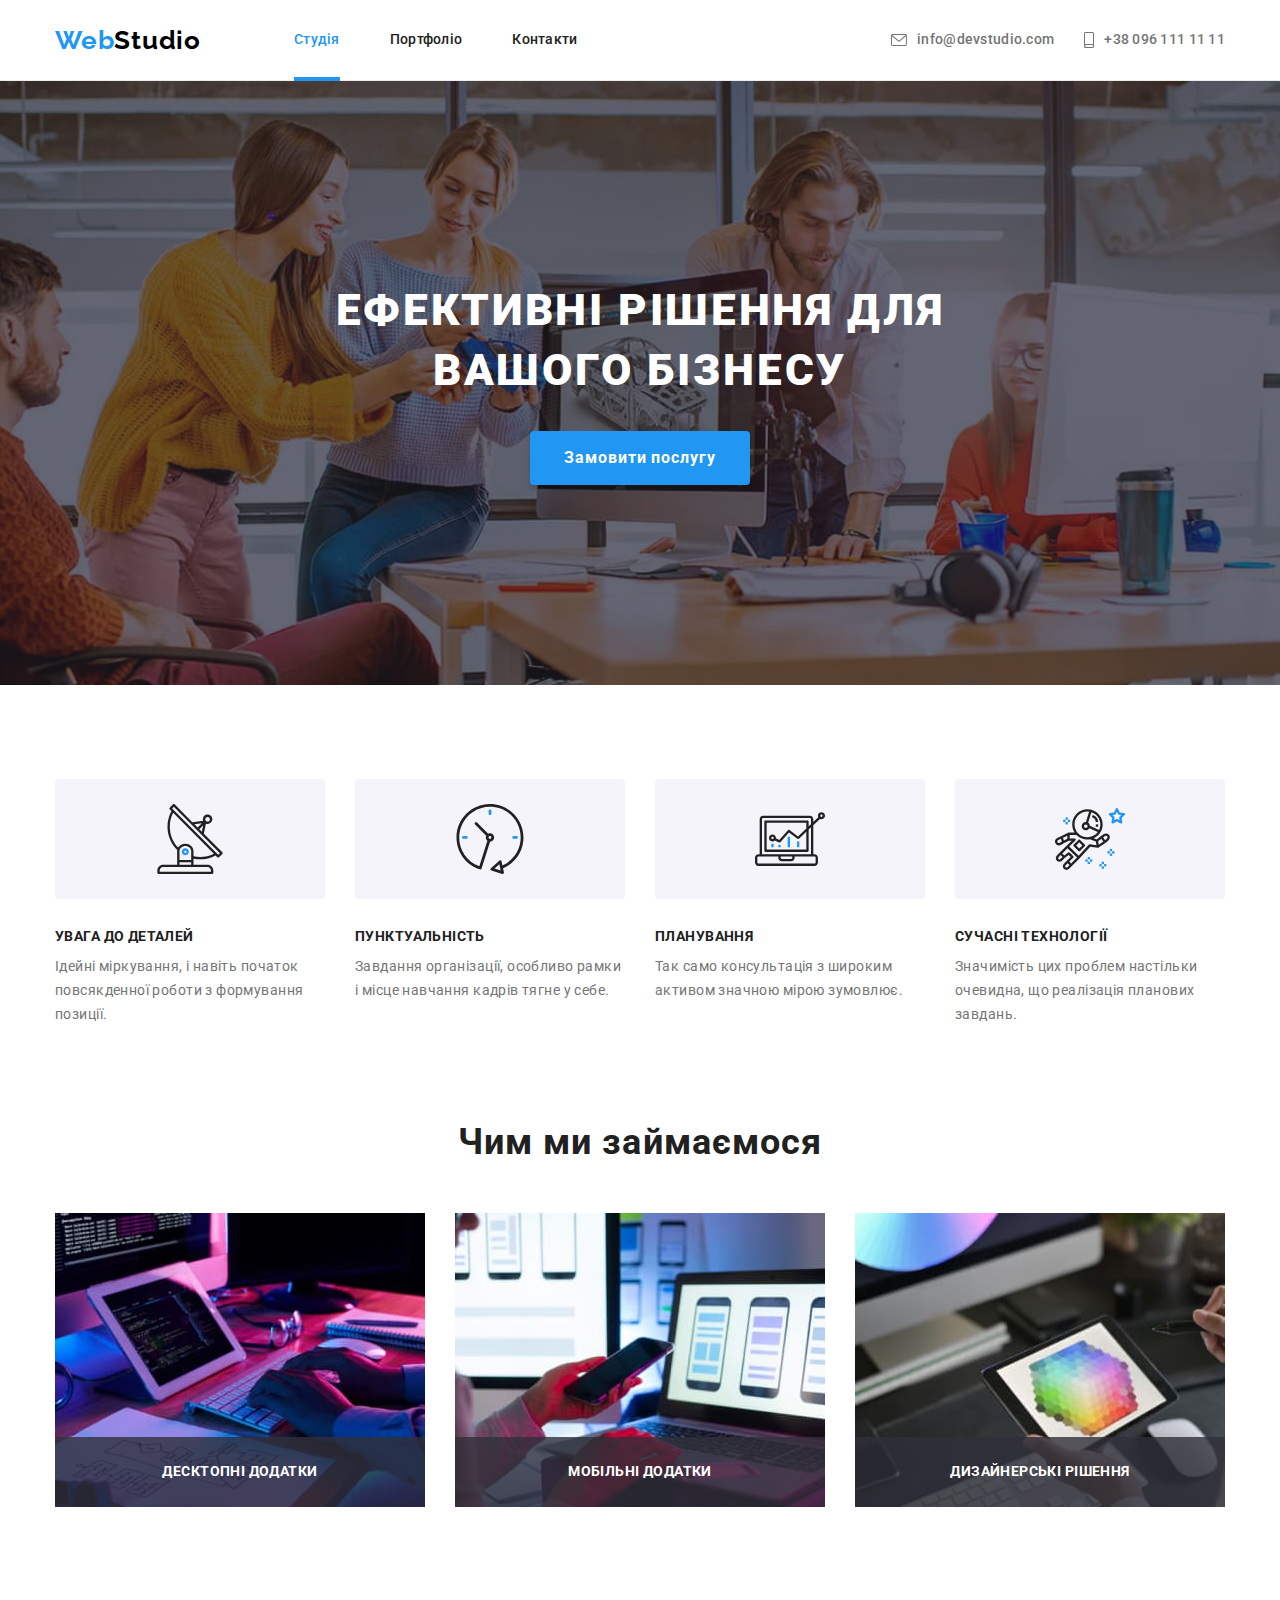
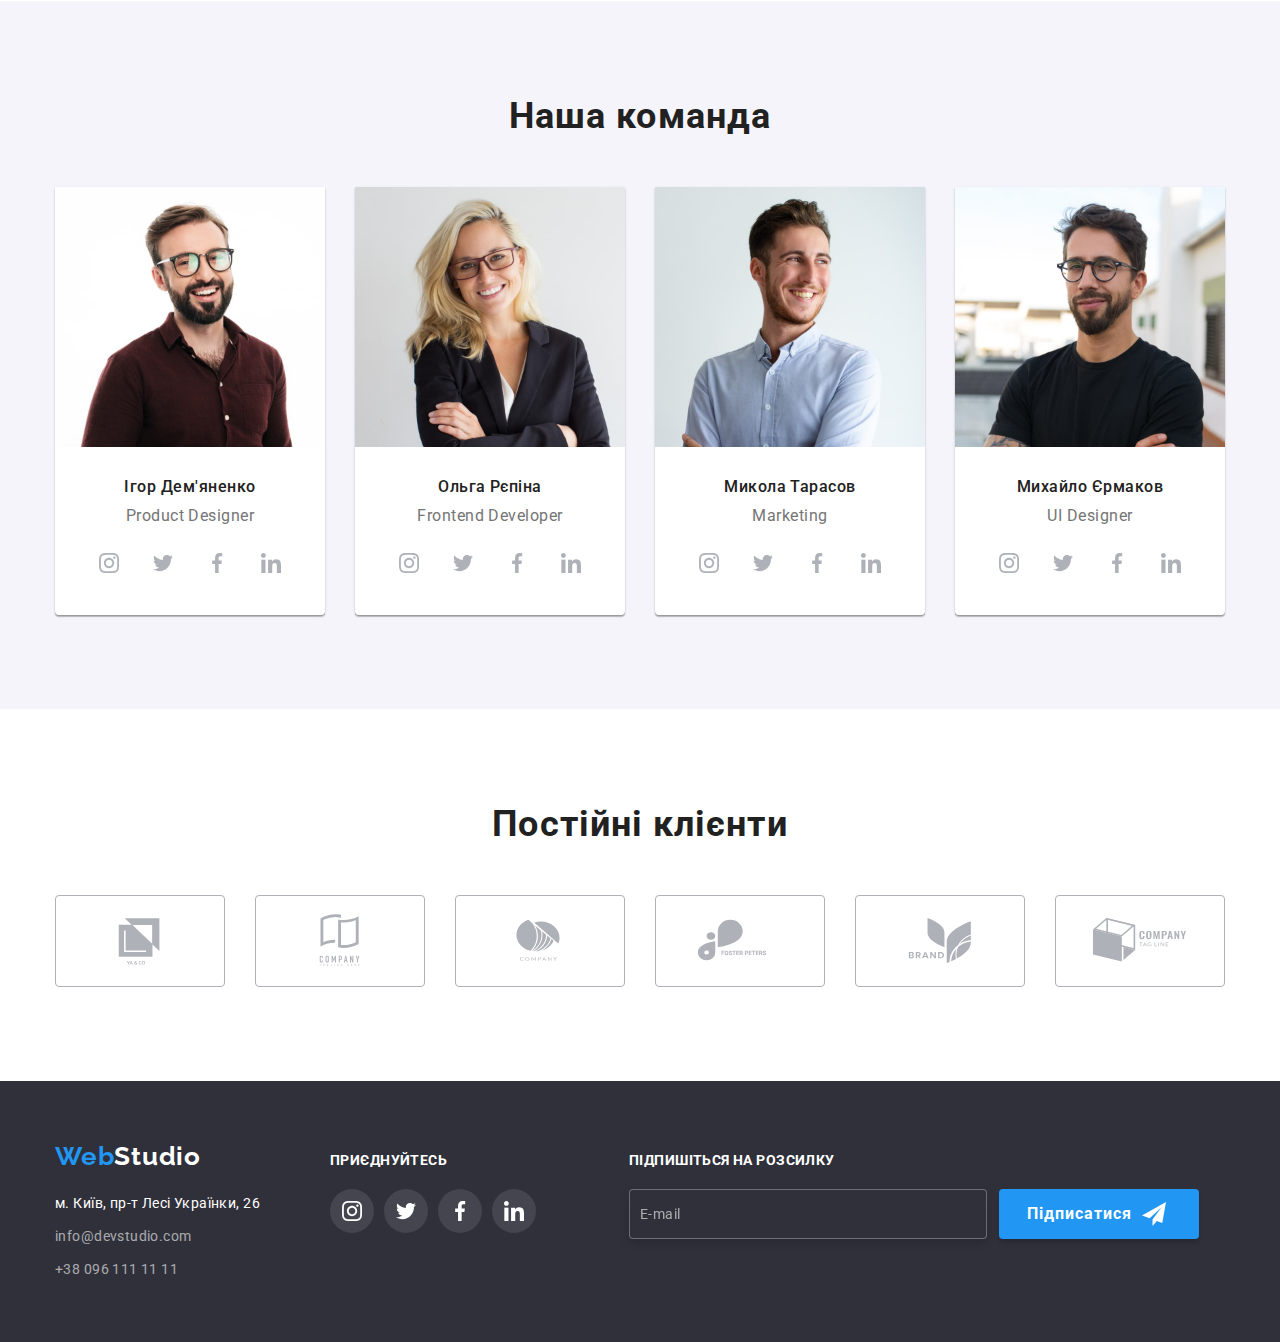
<file: index.html>
<!DOCTYPE html>
<html lang="uk">
  <head>
    <meta charset="UTF-8" />
    <meta http-equiv="X-UA-Compatible" content="IE=edge" />
    <meta
      name="viewport"
      content="width=device-width, initial-scale=1.0"
    />
    <title>Головна</title>
    <!--    ///   подключение шрифтов   ///    -->
    <link rel="preconnect" href="https://fonts.googleapis.com" />
    <link
      rel="preconnect"
      href="https://fonts.gstatic.com"
      crossorigin
    />
    <link
      href="https://fonts.googleapis.com/css2?family=Raleway:wght@700&family=Roboto:wght@400;500;700;900&display=swap"
      rel="stylesheet"
    />
    <!-- modern-normalize -->
    <link
      rel="stylesheet"
      href="https://cdn.jsdelivr.net/npm/modern-normalize@1.1.0/modern-normalize.min.css"
    />
    <!-- ///   подключение файла стилей   /// -->
    <link rel="stylesheet" href="./css/main.min.css" />

    <link rel="stylesheet" href="./css/styles.css" />
  </head>
  <body>
    <header class="header">
      <div class="container header__container">
        <nav class="navigation">
          <a class="logo header__logo link" href="./index.html"
            ><span class="logo_accent">Web</span>Studio</a
          >
          <ul class="menu list">
            <li class="menu__item">
              <a
                class="menu__link link link-hover header__link menu__link_current"
                href="./index.html"
                >Студія</a
              >
            </li>
            <li class="menu__item">
              <a
                class="menu__link link link-hover header__link"
                href="./portfolio.html"
                >Портфоліо</a
              >
            </li>
            <li class="menu-item">
              <a
                class="menu__link link link-hover header__link"
                href=""
                >Контакти</a
              >
            </li>
          </ul>
        </nav>

        <ul class="header-contact-list list">
          <li class="header-contact-item">
            <a
              class="mailto-link link link-hover header__link header__contact-link"
              href="mailto:info@devstudio.com
"
              ><svg
                lang="uk"
                aria-label="Іконка-конверт"
                class="mailto-link__icon header-contact-list-icon"
                width="16"
                height="12"
              >
                <use href="./images/sprite.svg#icon-envelope"></use>
              </svg>
              info@devstudio.com
            </a>
          </li>
          <li>
            <a
              class="phone-number-link link link-hover header__link header__contact-link"
              href="tel:+380961111111"
              ><svg
                lang="uk"
                aria-label="Іконка телефон"
                class="phone-number-link__icon header-contact-list-icon"
                width="10"
                height="16"
              >
                <use href="./images/sprite.svg#icon-smartphone"></use>
              </svg>
              +38 096 111 11 11</a
            >
          </li>
        </ul>
      </div>
    </header>

    <main>
      <section class="hero">
        <div class="container hero__container">
          <h1 class="hero__title transform">
            Ефективні рішення для вашого бізнесу
          </h1>
          <button
            class="button button-primary"
            type="button"
            data-modal-open
          >
            Замовити послугу
          </button>
        </div>
      </section>

      <section class="advantage section">
        <div class="container">
          <h2 class="visually-hidden">Наші переваги</h2>
          <ul class="advantage__list list">
            <li class="advantage__item">
              <div class="advantage__item-wrapper">
                <svg
                  lang="uk"
                  aria-label="Малюнок антени"
                  class="advantage__item-icon"
                  width="70"
                  height="70"
                >
                  <use href="./images/sprite.svg#icon-antenna"></use>
                </svg>
              </div>
              <h3 class="advantage__title transform">
                Увага до деталей
              </h3>
              <p class="advantage__text">
                Ідейні міркування, і навіть початок повсякденної
                роботи з формування позиції.
              </p>
            </li>

            <li class="advantage__item">
              <div class="advantage__item-wrapper">
                <svg
                  lang="uk"
                  aria-label="Малюнок годинник"
                  class="advantage__item-icon"
                  width="70"
                  height="70"
                >
                  <use href="./images/sprite.svg#icon-clock"></use>
                </svg>
              </div>

              <h3 class="advantage__title transform">
                Пунктуальність
              </h3>
              <p class="advantage__text">
                Завдання організації, особливо рамки і місце навчання
                кадрів тягне у себе.
              </p>
            </li>

            <li class="advantage__item">
              <div class="advantage__item-wrapper">
                <svg
                  lang="uk"
                  aria-label="Малюнокткомпютер"
                  class="advantage__item-icon"
                  width="70"
                  height="70"
                >
                  <use href="./images/sprite.svg#icon-diagram"></use>
                </svg>
              </div>

              <h3 class="advantage__title transform">Планування</h3>
              <p class="advantage__text">
                Так само консультація з широким активом значною мірою
                зумовлює.
              </p>
            </li>

            <li class="advantage__item">
              <div class="advantage__item-wrapper">
                <svg
                  lang="uk"
                  aria-label="Малюнок астронавт"
                  class="advantage__item-icon"
                  width="70"
                  height="70"
                >
                  <use
                    href="./images/sprite.svg#icon-astronaut"
                  ></use>
                </svg>
              </div>
              <h3 class="advantage__title transform">
                Сучасні технології
              </h3>
              <p class="advantage__text">
                Значимість цих проблем настільки очевидна, що
                реалізація планових завдань.
              </p>
            </li>
          </ul>
        </div>
      </section>

      <section class="work section">
        <div class="container">
          <h2 class="title">Чим ми займаємося</h2>

          <ul class="work__list list">
            <li class="work__item">
              <img
                class="work__img"
                src="./images/work_1.jpg"
                alt="Руки печатають на клавіатурі"
                width="370"
                height="294"
              />
              <div class="work__item-wrapper">
                <p class="work__item-text text transform">
                  Десктопні додатки
                </p>
              </div>
            </li>
            <li class="work__item">
              <img
                class="work__img"
                src="./images/work_2.jpg"
                alt="Рука з телефоном перед монітором комп'ютера"
                width="370"
                height="294"
              />
              <div class="work__item-wrapper">
                <p class="work__item-text text transform">
                  Мобільні додатки
                </p>
              </div>
            </li>

            <li class="work__item">
              <img
                class="work__img"
                src="./images/work_3.jpg"
                alt="Рука з планшетом"
                width="370"
                height="294"
              />
              <div class="work__item-wrapper">
                <p class="work__item-text text transform">
                  Дизайнерські рішення
                </p>
              </div>
            </li>
          </ul>
        </div>
      </section>

      <section class="team section">
        <div class="container">
          <h2 class="title">Наша команда</h2>
          <ul class="team-list list">
            <li class="team-list__item">
              <img
                class="team-list__img"
                src="./images/ihor_demianenko.jpg"
                alt="Фото Ігоря Дем'яненко"
                width="270"
                height="260"
              />
              <div class="team-list__item-wrapper">
                <h3 class="team-list__item-title">Ігор Дем'яненко</h3>
                <p class="team-list__item-text" lang="en">
                  Product Designer
                </p>

                <ul class="social social-list list">
                  <li class="social__item">
                    <a
                      class="social__link"
                      href="https://www.instagram.com/"
                    >
                      <svg
                        lang="uk"
                        aria-label="Іконка instagram"
                        class="social__icon"
                        width="20"
                        height="20"
                      >
                        <use
                          href="./images/sprite.svg#icon-instagram"
                        ></use>
                      </svg>
                    </a>
                  </li>

                  <li class="social__item">
                    <a
                      class="social__link"
                      href="https://twitter.com/
"
                      ><svg
                        lang="uk"
                        aria-label="Іконка twitter"
                        class="social__icon"
                        width="20"
                        height="20"
                      >
                        <use
                          href="./images/sprite.svg#icon-twitter"
                        ></use></svg
                    ></a>
                  </li>

                  <li class="social__item">
                    <a
                      class="social__link"
                      href="https://www.facebook.com/
"
                      ><svg
                        lang="uk"
                        aria-label="Іконка facebook"
                        class="social__icon"
                        width="20"
                        height="20"
                      >
                        <use
                          href="./images/sprite.svg#icon-facebook"
                        ></use></svg
                    ></a>
                  </li>

                  <li class="social__item">
                    <a class="social__link" href="">
                      <svg
                        lang="uk"
                        aria-label="Іконка linkedin"
                        class="social__icon"
                        width="20"
                        height="20"
                      >
                        <use
                          href="./images/sprite.svg#icon-linkedin"
                        ></use></svg
                    ></a>
                  </li>
                </ul>
              </div>
            </li>

            <li class="team-list__item">
              <img
                class="team-list__img"
                src="./images/olha_riepina.jpg"
                alt="Фото Ольгі Рєпіної"
                width="270"
                height="260"
              />
              <div class="team-list__item-wrapper">
                <h3 class="team-list__item-title">Ольга Рєпіна</h3>
                <p class="team-list__item-text" lang="en">
                  Frontend Developer
                </p>

                <ul class="social social-list list">
                  <li class="social__item">
                    <a
                      class="social__link"
                      href="https://www.instagram.com/"
                    >
                      <svg
                        lang="uk"
                        aria-label="Іконка instagram"
                        class="social__icon"
                        width="20"
                        height="20"
                      >
                        <use
                          href="./images/sprite.svg#icon-instagram"
                        ></use>
                      </svg>
                    </a>
                  </li>

                  <li class="social__item">
                    <a
                      class="social__link"
                      href="https://twitter.com/
"
                      ><svg
                        lang="uk"
                        aria-label="Іконка twitter"
                        class="social__icon"
                        width="20"
                        height="20"
                      >
                        <use
                          href="./images/sprite.svg#icon-twitter"
                        ></use></svg
                    ></a>
                  </li>

                  <li class="social__item">
                    <a
                      class="social__link"
                      href="https://www.facebook.com/
"
                      ><svg
                        lang="uk"
                        aria-label="Іконка facebook"
                        class="social__icon"
                        width="20"
                        height="20"
                      >
                        <use
                          href="./images/sprite.svg#icon-facebook"
                        ></use></svg
                    ></a>
                  </li>

                  <li class="social__item">
                    <a class="social__link" href="">
                      <svg
                        lang="uk"
                        aria-label="Іконка linkedin"
                        class="social__icon"
                        width="20"
                        height="20"
                      >
                        <use
                          href="./images/sprite.svg#icon-linkedin"
                        ></use></svg
                    ></a>
                  </li>
                </ul>
              </div>
            </li>

            <li class="team-list__item">
              <img
                class="team-list__img"
                src="./images/mykola_tarasov.jpg"
                alt="Фото Миколи Тарасова"
                width="270"
                height="260"
              />
              <div class="team-list__item-wrapper">
                <h3 class="team-list__item-title">Микола Тарасов</h3>
                <p class="team-list__item-text" lang="en">
                  Marketing
                </p>

                <ul class="social social-list list">
                  <li class="social__item">
                    <a
                      class="social__link"
                      href="https://www.instagram.com/"
                    >
                      <svg
                        lang="uk"
                        aria-label="Іконка instagram"
                        class="social__icon"
                        width="20"
                        height="20"
                      >
                        <use
                          href="./images/sprite.svg#icon-instagram"
                        ></use>
                      </svg>
                    </a>
                  </li>

                  <li class="social__item">
                    <a
                      class="social__link"
                      href="https://twitter.com/
"
                      ><svg
                        lang="uk"
                        aria-label="Іконка twitter"
                        class="social__icon"
                        width="20"
                        height="20"
                      >
                        <use
                          href="./images/sprite.svg#icon-twitter"
                        ></use></svg
                    ></a>
                  </li>

                  <li class="social__item">
                    <a
                      class="social__link"
                      href="https://www.facebook.com/
"
                      ><svg
                        lang="uk"
                        aria-label="Іконка facebook"
                        class="social__icon"
                        width="20"
                        height="20"
                      >
                        <use
                          href="./images/sprite.svg#icon-facebook"
                        ></use></svg
                    ></a>
                  </li>

                  <li class="social__item">
                    <a class="social__link" href="">
                      <svg
                        lang="uk"
                        aria-label="Іконка linkedin"
                        class="social__icon"
                        width="20"
                        height="20"
                      >
                        <use
                          href="./images/sprite.svg#icon-linkedin"
                        ></use></svg
                    ></a>
                  </li>
                </ul>
              </div>
            </li>

            <li class="team-list__item">
              <img
                class="team-list__img"
                src="./images/ykhailo_iermakov.jpg"
                alt="Фото Михайла Єрмакова"
                width="270"
                height="260"
              />
              <div class="team-list__item-wrapper">
                <h3 class="team-list__item-title">Михайло Єрмаков</h3>
                <p class="team-list__item-text" lang="en">
                  UI Designer
                </p>

                <ul class="social social-list list">
                  <li class="social__item">
                    <a
                      class="social__link"
                      href="https://www.instagram.com/"
                    >
                      <svg
                        lang="uk"
                        aria-label="Іконка instagram"
                        class="social__icon"
                        width="20"
                        height="20"
                      >
                        <use
                          href="./images/sprite.svg#icon-instagram"
                        ></use>
                      </svg>
                    </a>
                  </li>

                  <li class="social__item">
                    <a
                      class="social__link"
                      href="https://twitter.com/
"
                      ><svg
                        lang="uk"
                        aria-label="Іконка twitter"
                        class="social__icon"
                        width="20"
                        height="20"
                      >
                        <use
                          href="./images/sprite.svg#icon-twitter"
                        ></use></svg
                    ></a>
                  </li>

                  <li class="social__item">
                    <a
                      class="social__link"
                      href="https://www.facebook.com/
"
                      ><svg
                        lang="uk"
                        aria-label="Іконка facebook"
                        class="social__icon"
                        width="20"
                        height="20"
                      >
                        <use
                          href="./images/sprite.svg#icon-facebook"
                        ></use></svg
                    ></a>
                  </li>

                  <li class="social__item">
                    <a class="social__link" href="">
                      <svg
                        lang="uk"
                        aria-label="Іконка linkedin"
                        class="social__icon"
                        width="20"
                        height="20"
                      >
                        <use
                          href="./images/sprite.svg#icon-linkedin"
                        ></use></svg
                    ></a>
                  </li>
                </ul>
              </div>
            </li>
          </ul>
        </div>
      </section>

      <section class="clients section">
        <div class="container">
          <h2 class="title">Постійні клієнти</h2>
          <ul class="clients__list list">
            <li class="clients__item">
              <a class="clients__link link" href=""
                ><svg
                  lang="uk"
                  aria-label="Логотип компанії"
                  class="clients__icon"
                  width="106"
                  height="60"
                >
                  <use href="./images/sprite.svg#icon-logo1"></use>
                </svg>
              </a>
            </li>
            <li class="clients__item">
              <a class="clients__link link" href=""
                ><svg
                  lang="uk"
                  aria-label="Логотип компанії"
                  class="clients__icon"
                  width="106"
                  height="60"
                >
                  <use href="./images/sprite.svg#icon-logo2"></use>
                </svg>
              </a>
            </li>
            <li class="clients__item">
              <a class="clients__link link" href=""
                ><svg
                  lang="uk"
                  aria-label="Логотип компанії"
                  class="clients__icon"
                  width="106"
                  height="60"
                >
                  <use href="./images/sprite.svg#icon-logo3"></use>
                </svg>
              </a>
            </li>

            <li class="clients__item">
              <a class="clients__link link" href=""
                ><svg
                  lang="uk"
                  aria-label="Логотип компанії"
                  class="clients__icon"
                  width="106"
                  height="60"
                >
                  <use href="./images/sprite.svg#icon-logo4"></use>
                </svg>
              </a>
            </li>

            <li class="clients__item">
              <a class="clients__link link" href=""
                ><svg
                  lang="uk"
                  aria-label="Логотип компанії"
                  class="clients__icon"
                  width="106"
                  height="60"
                >
                  <use href="./images/sprite.svg#icon-logo5"></use>
                </svg>
              </a>
            </li>

            <li class="clients__item">
              <a class="clients__link link" href=""
                ><svg
                  lang="uk"
                  aria-label="Логотип компанії"
                  class="clients__icon"
                  width="106"
                  height="60"
                >
                  <use href="./images/sprite.svg#icon-logo6"></use>
                </svg>
              </a>
            </li>
          </ul>
        </div>
      </section>
    </main>

    <footer class="footer">
      <div class="container footer__container">
        <div class="footer__address-wrapper">
          <a class="logo footer__logo link" href="./index.html"
            ><span class="logo_accent">Web</span>Studio</a
          >

          <address class="footer__address">
            <ul class="footer__address-list list">
              <li class="footer__address-item">
                <a
                  class="footer__address-link link-hover link"
                  href="https://goo.gl/maps/Ke3SqtuffiF32a4DA"
                  target="_blank"
                  rel="noopener noreferrer nofollow"
                  >м. Київ, пр-т Лесі Українки, 26</a
                >
              </li>

              <li class="footer__address-item">
                <a
                  class="footer__contact-link link link-hover"
                  href="mailto:info@devstudio.com"
                  >info@devstudio.com
                </a>
              </li>

              <li class="footer__address-item">
                <a
                  class="footer__contact-link link link-hover"
                  href="tel:+380961111111"
                  >+38 096 111 11 11</a
                >
              </li>
            </ul>
          </address>
        </div>

        <div class="footer__social-link-wrapper">
          <p class="footer__social-link-text text transform">
            Приєднуйтесь
          </p>
          <ul class="footer__social-link-list social-list list">
            <li class="footer__social-link-item">
              <a
                class="footer__social-link"
                href="https://www.instagram.com/
"
                ><svg
                  lang="uk"
                  aria-label="Іконка instagram"
                  class="footer__social-link-icon"
                  width="20"
                  height="20"
                >
                  <use
                    href="./images/sprite.svg#icon-instagram"
                  ></use></svg
              ></a>
            </li>

            <li class="footer__social-link-item">
              <a
                class="footer__social-link"
                href="https://twitter.com/
"
                ><svg
                  lang="uk"
                  aria-label="Іконка twetter"
                  class="footer__social-link-icon"
                  width="20"
                  height="20"
                >
                  <use
                    href="./images/sprite.svg#icon-twitter"
                  ></use></svg
              ></a>
            </li>

            <li class="footer__social-link-item">
              <a
                class="footer__social-link"
                href="https://www.facebook.com/"
                ><svg
                  lang="uk"
                  aria-label="Іконка facebook"
                  class="footer__social-link-icon"
                  width="20"
                  height="20"
                >
                  <use
                    href="./images/sprite.svg#icon-facebook"
                  ></use></svg
              ></a>
            </li>

            <li class="footer__social-link-item">
              <a
                class="footer__social-link"
                href="https://www.linkedin.com/
"
                ><svg
                  lang="uk"
                  aria-label="Іконка linkedin"
                  class="footer__social-link-icon"
                  width="20"
                  height="20"
                >
                  <use
                    href="./images/sprite.svg#icon-linkedin"
                  ></use></svg
              ></a>
            </li>
          </ul>
        </div>

        <div class="footer__subscription-container">
          <p class="footer__subscription-text text transform">
            Підпишіться на розсилку
          </p>

          <form class="footer__subscription-form">
            <input
              type="email"
              class="footer__subscription-form-input"
              name="user_email"
              placeholder="E-mail"
              required
            />
            <button
              type="submit"
              class="footer__subscription-button button button-primary"
            >
              Підписатися<svg
                lang="uk"
                aria-label="іконка літачка"
                class="footer__subscription-button-icon"
                width="24"
                height="24"
              >
                <use href="./images/sprite.svg#icon-send"></use>
              </svg>
            </button>
          </form>
        </div>
      </div>
    </footer>

    <div class="backdrop is-hidden" data-modal>
      <div class="modal">
        <button
          type="button"
          class="modal-close-btn button"
          data-modal-close
        >
          <svg
            lang="uk"
            aria-label="Закриваюча кнопка"
            class="close-button-icon"
            width="18"
            height="18"
          >
            <use href="./images/sprite.svg#icon-close-button"></use>
          </svg>
        </button>

        <p class="modal-form-title">
          Залиште свої дані, ми вам передзвонимо
        </p>
        <form class="modal-form">
          <div class="field-wrapper">
            <label class="modal-form-field">
              <span class="modal-form-field-desc">Ім'я</span>
              <span class="modal-form-field-wrapper">
                <input
                  type="text"
                  class="modal-form-input"
                  pattern="[a-zA_Zа-яА-ЯіІїЇ]+"
                  name="user_name"
                />
                <svg
                  lang="uk"
                  aria-label="Іконка користувача"
                  class="modal-form-input-icon"
                  width="18"
                  height="18"
                >
                  <use
                    href="./images/sprite.svg#icon-input-user"
                  ></use>
                </svg>
              </span>
            </label>

            <label class="modal-form-field">
              <span class="modal-form-field-desc">Teлефон</span>

              <span class="modal-form-field-wrapper">
                <input
                  type="tel"
                  class="modal-form-input"
                  pattern="[0-9]{3}-[0-9]{3}-[0-9]{2}-[0-9]{2}"
                  title="xxx-xxx-xx-xx"
                  name="user_phone"
                />
                <svg
                  lang="uk"
                  aria-label="Іконка телефон"
                  class="modal-form-input-icon"
                  width="18"
                  height="18"
                >
                  <use
                    href="./images/sprite.svg#icon-input-phone"
                  ></use>
                </svg>
              </span>
            </label>

            <label class="modal-form-field">
              <span class="modal-form-field-desc">Пошта</span>

              <span class="modal-form-field-wrapper">
                <input
                  type="email"
                  class="modal-form-input"
                  name="user_email"
                />
                <svg
                  lang="uk"
                  aria-label="Іконка пошта"
                  class="modal-form-input-icon"
                  width="18"
                  height="18"
                >
                  <use
                    href="./images/sprite.svg#icon-input-email"
                  ></use>
                </svg>
              </span>
            </label>

            <label class="modal-form-field">
              <span class="modal-form-field-desc">Коментар</span>

              <textarea
                name="user_message"
                class="modal-form-message"
                placeholder="Введіть текст"
              ></textarea>
            </label>
          </div>

          <label class="modal-form-check-field">
            <input
              type="checkbox"
              class="modal-form-check"
              name="user_policy"
              required
            />
            <svg
              class="modal-form-own-checkbox"
              width="16"
              height="15"
            >
              <use
                class="modal-form-own-checkbox-icon"
                href="./images/sprite.svg#icon-Vector"
              ></use>
            </svg>

            Погоджуюся з розсилкою та приймаю &nbsp;
            <a class="checkbox-link" href=""> Умови договору</a>
          </label>

          <button
            type="submit"
            class="modal-form-submit button button-primary"
          >
            Відправити
          </button>
        </form>
      </div>
    </div>
    <script src="./js/modal.js"></script>
  </body>
</html>
</file>
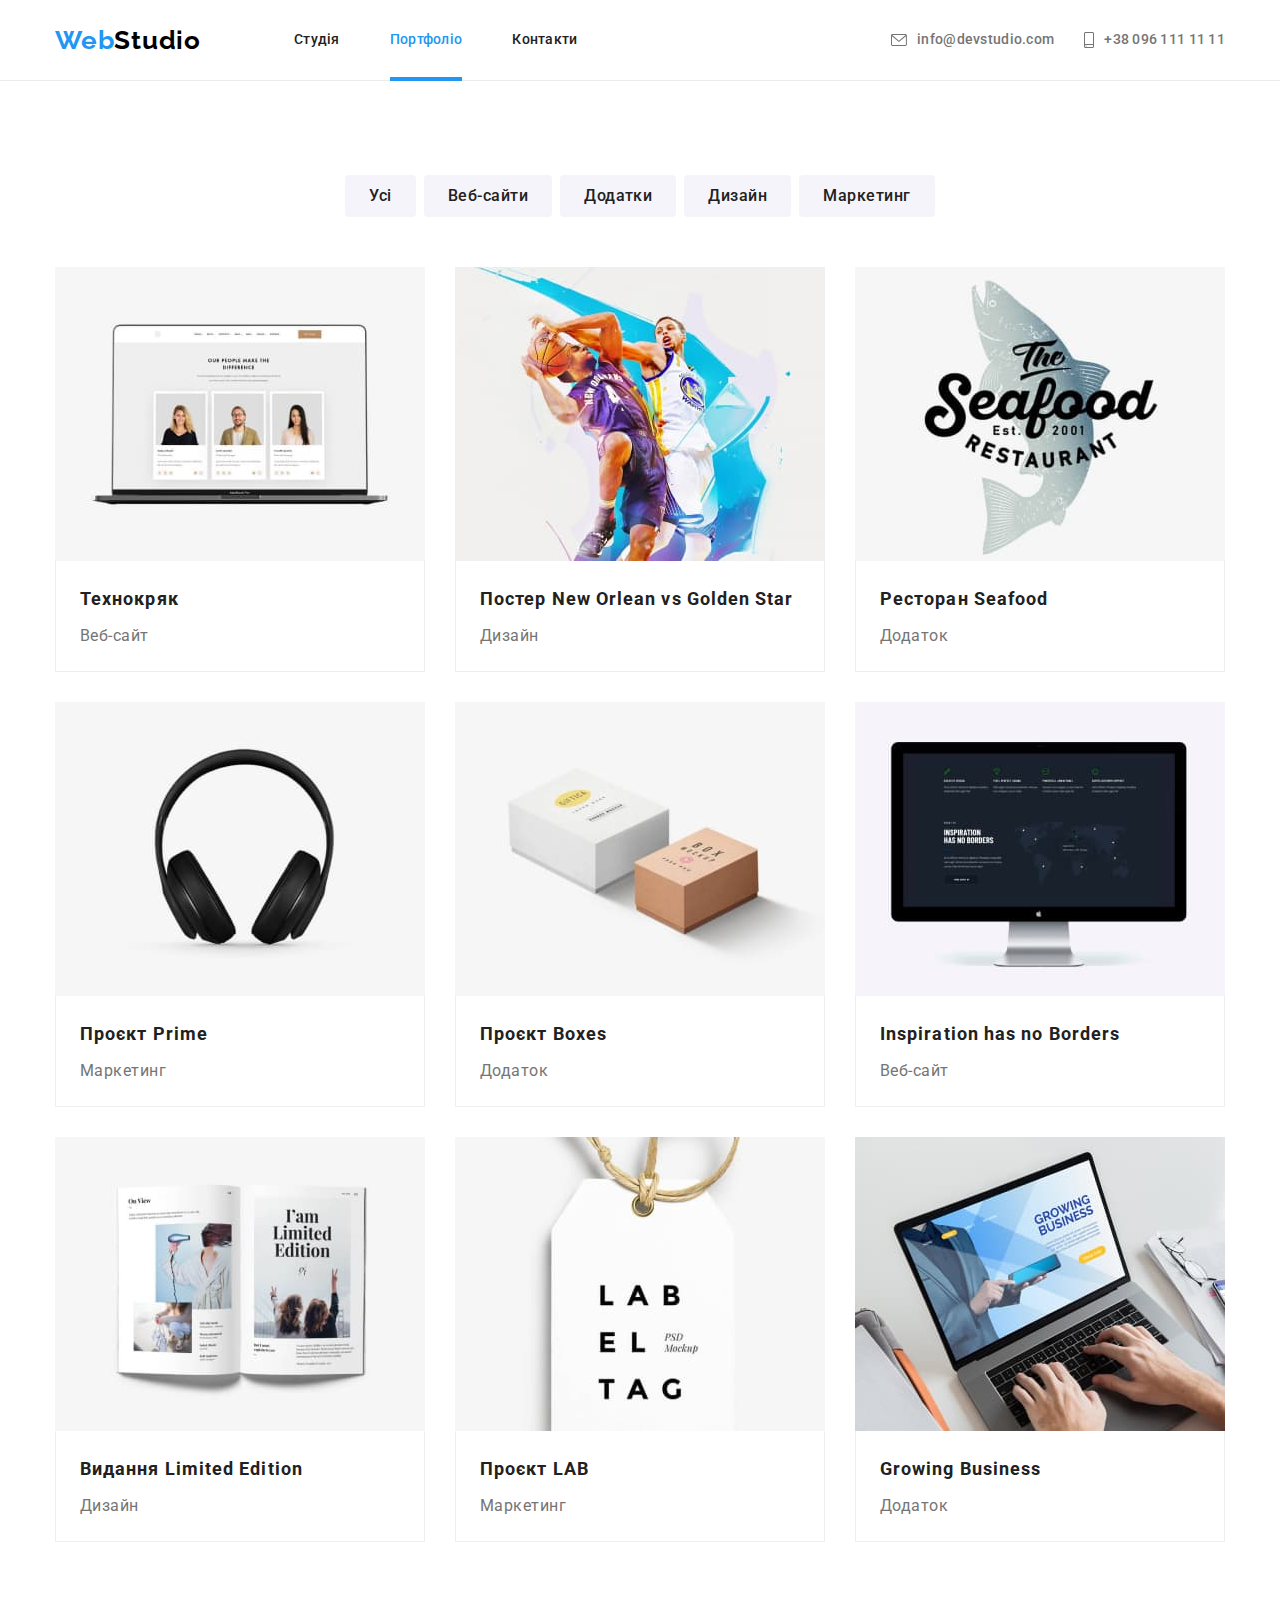
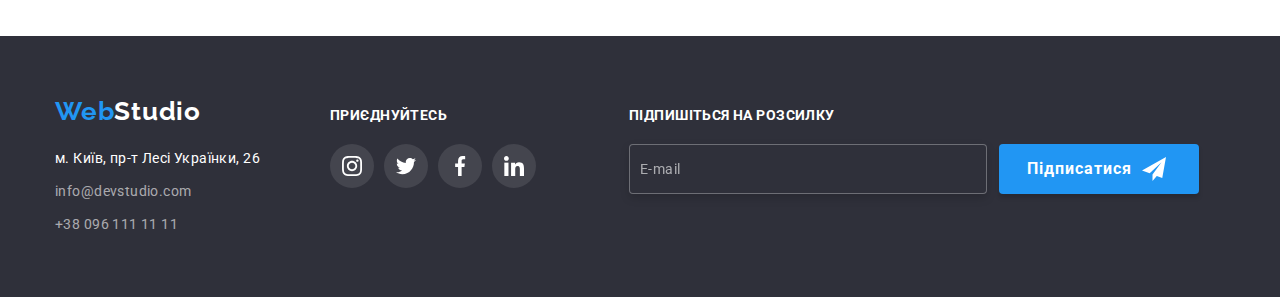
<file: portfolio.html>
<!DOCTYPE html>
<html lang="uk">
  <head>
    <meta charset="UTF-8" />
    <meta http-equiv="X-UA-Compatible" content="IE=edge" />
    <meta
      name="viewport"
      content="width=device-width, initial-scale=1.0"
    />
    <title>Портфоліо</title>
    <!--    ///   подключение шрифтов   ///    -->
    <link rel="preconnect" href="https://fonts.googleapis.com" />
    <link
      rel="preconnect"
      href="https://fonts.gstatic.com"
      crossorigin
    />
    <link
      href="https://fonts.googleapis.com/css2?family=Raleway:wght@700&family=Roboto:wght@400;500;700;900&display=swap"
      rel="stylesheet"
    />
    <!-- modern-normalize -->
    <link
      rel="stylesheet"
      href="https://cdn.jsdelivr.net/npm/modern-normalize@1.1.0/modern-normalize.min.css"
    />
    <!-- ///   подключение файла стилей   /// -->
    <link rel="stylesheet" href="./css/main.min.css" />
  </head>
  <body>
    <header class="header">
      <div class="container header__container">
        <nav class="navigation">
          <a class="logo header__logo link" href="./index.html"
            ><span class="logo_accent">Web</span>Studio</a
          >
          <ul class="menu list">
            <li class="menu__item">
              <a
                class="menu__link link link-hover header__link"
                href="./index.html"
                >Студія</a
              >
            </li>
            <li class="menu__item">
              <a
                class="menu__link link link-hover header__link menu__link_current"
                href="./portfolio.html"
                >Портфоліо</a
              >
            </li>
            <li class="menu-item">
              <a
                class="menu__link link link-hover header__link"
                href=""
                >Контакти</a
              >
            </li>
          </ul>
        </nav>

        <ul class="header-contact-list list">
          <li class="header-contact-item">
            <a
              class="mailto-link link link-hover header__link header__contact-link"
              href="mailto:info@devstudio.com
"
              ><svg
                lang="uk"
                aria-label="Іконка-конверт"
                class="mailto-link__icon header-contact-list-icon"
                width="16"
                height="12"
              >
                <use href="./images/sprite.svg#icon-envelope"></use>
              </svg>
              info@devstudio.com
            </a>
          </li>
          <li>
            <a
              class="phone-number-link link link-hover header__link header__contact-link"
              href="tel:+380961111111"
              ><svg
                lang="uk"
                aria-label="Іконка телефон"
                class="phone-number-link__icon header-contact-list-icon"
                width="10"
                height="16"
              >
                <use href="./images/sprite.svg#icon-smartphone"></use>
              </svg>
              +38 096 111 11 11</a
            >
          </li>
        </ul>
      </div>
    </header>

    <main>
      <section class="portfolio section">
        <div class="container">
          <h1 class="visually-hidden">Портфоліо</h1>

          <ul class="portfolio__list-btn list">
            <li class="portfolio__item-btn">
              <button
                class="portfolio__button portfolio__button_activ button"
                type="button"
              >
                Усі
              </button>
            </li>

            <li class="portfolio__item-btn">
              <button class="button portfolio__button" type="button">
                Веб-сайти
              </button>
            </li>
            <li class="portfolio__item-btn">
              <button class="button portfolio__button" type="button">
                Додатки
              </button>
            </li>
            <li class="portfolio__item-btn">
              <button class="button portfolio__button" type="button">
                Дизайн
              </button>
            </li>
            <li class="portfolio__item-btn">
              <button class="button portfolio__button" type="button">
                Маркетинг
              </button>
            </li>
          </ul>

          <ul class="portfolio__list-clients list">
            <li class="portfolio__item-clients">
              <a class="portfolio__item-clients-link link" href="">
                <div class="overlay-wrapper">
                  <img
                    class="portfolio__item-clients-img"
                    src="./images/portfolio_tehnokriyk.jpg"
                    alt="Відкритий ноутбук з сайтом на екрані"
                    width="370"
                    height="294"
                  />
                  <p class="overlay">
                    Ресурс пропонує комплексні пропозиції з різним
                    рівнем функціоналу та сервісів. Все це дозволить
                    відвідувачу отримати вичерпні відомості про
                    компанію чи приватну особу.
                  </p>
                </div>

                <div class="portfolio__item-clients-wrapper">
                  <h2 class="portfolio__item-clients-title">
                    Технокряк
                  </h2>
                  <p class="portfolio__item-clients-text">Веб-сайт</p>
                </div>
              </a>
            </li>

            <li class="portfolio__item-clients">
              <a class="portfolio__item-clients-link link" href="">
                <div class="overlay-wrapper">
                  <img
                    class="portfolio__item-clients-img"
                    src="./images/portfolio_poster.jpg"
                    alt="Елемент дизайнерської роботи з баскетболістами"
                    width="370"
                    height="294"
                  />
                  <p class="overlay">
                    Ресурс пропонує комплексні пропозиції з різним
                    рівнем функціоналу та сервісів. Все це дозволить
                    відвідувачу отримати вичерпні відомості про
                    компанію чи приватну особу.
                  </p>
                </div>

                <div class="portfolio__item-clients-wrapper">
                  <h2 class="portfolio__item-clients-title">
                    Постер New Orlean vs Golden Star
                  </h2>
                  <p class="portfolio__item-clients-text">Дизайн</p>
                </div>
              </a>
            </li>

            <li class="portfolio__item-clients">
              <a class="portfolio__item-clients-link link" href="">
                <div class="overlay-wrapper">
                  <img
                    class="portfolio__item-clients-img"
                    src="./images/portfolio_seafood.jpg"
                    alt="Логотип ресторану"
                    width="370"
                    height="294"
                  />
                  <p class="overlay">
                    Ресурс пропонує комплексні пропозиції з різним
                    рівнем функціоналу та сервісів. Все це дозволить
                    відвідувачу отримати вичерпні відомості про
                    компанію чи приватну особу.
                  </p>
                </div>

                <div class="portfolio__item-clients-wrapper">
                  <h2 class="portfolio__item-clients-title">
                    Ресторан Seafood
                  </h2>
                  <p class="portfolio__item-clients-text">Додаток</p>
                </div>
              </a>
            </li>

            <li class="portfolio__item-clients">
              <a class="portfolio__item-clients-link link" href="">
                <div class="overlay-wrapper">
                  <img
                    class="portfolio__item-clients-img"
                    src="./images/portfolio_prime.jpg"
                    alt="Чорні навушники на білому фоні"
                    width="370"
                    height="294"
                  />
                  <p class="overlay">
                    Ресурс пропонує комплексні пропозиції з різним
                    рівнем функціоналу та сервісів. Все це дозволить
                    відвідувачу отримати вичерпні відомості про
                    компанію чи приватну особу.
                  </p>
                </div>

                <div class="portfolio__item-clients-wrapper">
                  <h2 class="portfolio__item-clients-title">
                    Проєкт Prime
                  </h2>
                  <p class="portfolio__item-clients-text">
                    Маркетинг
                  </p>
                </div>
              </a>
            </li>

            <li class="portfolio__item-clients">
              <a class="portfolio__item-clients-link link" href="">
                <div class="overlay-wrapper">
                  <img
                    class="portfolio__item-clients-img"
                    src="./images/portfolio_boxes.jpg"
                    alt="Велика біла та маленька коробочка кирпичного кольору на білому фоні"
                    width="370"
                    height="294"
                  />
                  <p class="overlay">
                    Ресурс пропонує комплексні пропозиції з різним
                    рівнем функціоналу та сервісів. Все це дозволить
                    відвідувачу отримати вичерпні відомості про
                    компанію чи приватну особу.
                  </p>
                </div>

                <div class="portfolio__item-clients-wrapper">
                  <h2 class="portfolio__item-clients-title">
                    Проєкт Boxes
                  </h2>
                  <p class="portfolio__item-clients-text">Додаток</p>
                </div>
              </a>
            </li>

            <li class="portfolio__item-clients">
              <a class="portfolio__item-clients-link link" href="">
                <div class="overlay-wrapper">
                  <img
                    class="portfolio__item-clients-img"
                    src="./images/portfolio_borders.jpg"
                    alt="Темний монітор на білому фоні"
                    width="370"
                    height="294"
                  />
                  <p class="overlay">
                    Ресурс пропонує комплексні пропозиції з різним
                    рівнем функціоналу та сервісів. Все це дозволить
                    відвідувачу отримати вичерпні відомості про
                    компанію чи приватну особу.
                  </p>
                </div>

                <div class="portfolio__item-clients-wrapper">
                  <h2 class="portfolio__item-clients-title">
                    Inspiration has no Borders
                  </h2>
                  <p class="portfolio__item-clients-text">Веб-сайт</p>
                </div>
              </a>
            </li>

            <li class="portfolio__item-clients">
              <a class="portfolio__item-clients-link link" href="">
                <div class="overlay-wrapper">
                  <img
                    class="portfolio__item-clients-img"
                    src="./images/portfolio_limited_edition.jpg"
                    alt="Відкрита книга"
                    width="370"
                    height="294"
                  />
                  <p class="overlay">
                    Ресурс пропонує комплексні пропозиції з різним
                    рівнем функціоналу та сервісів. Все це дозволить
                    відвідувачу отримати вичерпні відомості про
                    компанію чи приватну особу.
                  </p>
                </div>

                <div class="portfolio__item-clients-wrapper">
                  <h2 class="portfolio__item-clients-title">
                    Видання Limited Edition
                  </h2>
                  <p class="portfolio__item-clients-text">Дизайн</p>
                </div>
              </a>
            </li>

            <li class="portfolio__item-clients">
              <a class="portfolio__item-clients-link link" href="">
                <div class="overlay-wrapper">
                  <img
                    class="portfolio__item-clients-img"
                    src="./images/portfolio_lab.jpg"
                    alt="Фірмовий знак проекту"
                    width="370"
                    height="294"
                  />
                  <p class="overlay">
                    Ресурс пропонує комплексні пропозиції з різним
                    рівнем функціоналу та сервісів. Все це дозволить
                    відвідувачу отримати вичерпні відомості про
                    компанію чи приватну особу.
                  </p>
                </div>

                <div class="portfolio__item-clients-wrapper">
                  <h2 class="portfolio__item-clients-title">
                    Проєкт LAB
                  </h2>
                  <p class="portfolio__item-clients-text">
                    Маркетинг
                  </p>
                </div>
              </a>
            </li>

            <li class="portfolio__item-clients">
              <a class="portfolio__item-clients-link link" href="">
                <div class="overlay-wrapper">
                  <img
                    class="portfolio__item-clients-img"
                    src="./images/portfolio_growing_business.jpg"
                    alt="Ноутбук на столі"
                    width="370"
                    height="294"
                  />
                  <p class="overlay">
                    Ресурс пропонує комплексні пропозиції з різним
                    рівнем функціоналу та сервісів. Все це дозволить
                    відвідувачу отримати вичерпні відомості про
                    компанію чи приватну особу.
                  </p>
                </div>

                <div class="portfolio__item-clients-wrapper">
                  <h2 class="portfolio__item-clients-title">
                    Growing Business
                  </h2>
                  <p class="portfolio__item-clients-text">Додаток</p>
                </div>
              </a>
            </li>
          </ul>
        </div>
      </section>
    </main>

    <footer class="footer">
      <div class="container footer__container">
        <div class="footer__address-wrapper">
          <a class="logo footer__logo link" href="./index.html"
            ><span class="logo_accent">Web</span>Studio</a
          >

          <address class="footer__address">
            <ul class="footer__address-list list">
              <li class="footer__address-item">
                <a
                  class="footer__address-link link-hover link"
                  href="https://goo.gl/maps/Ke3SqtuffiF32a4DA"
                  target="_blank"
                  rel="noopener noreferrer nofollow"
                  >м. Київ, пр-т Лесі Українки, 26</a
                >
              </li>

              <li class="footer__address-item">
                <a
                  class="footer__contact-link link link-hover"
                  href="mailto:info@devstudio.com"
                  >info@devstudio.com
                </a>
              </li>

              <li class="footer__address-item">
                <a
                  class="footer__contact-link link link-hover"
                  href="tel:+380961111111"
                  >+38 096 111 11 11</a
                >
              </li>
            </ul>
          </address>
        </div>

        <div class="footer__social-link-wrapper">
          <p class="footer__social-link-text text transform">
            Приєднуйтесь
          </p>
          <ul class="footer__social-link-list social-list list">
            <li class="footer__social-link-item">
              <a
                class="footer__social-link"
                href="https://www.instagram.com/
"
                ><svg
                  lang="uk"
                  aria-label="Іконка instagram"
                  class="footer__social-link-icon"
                  width="20"
                  height="20"
                >
                  <use
                    href="./images/sprite.svg#icon-instagram"
                  ></use></svg
              ></a>
            </li>

            <li class="footer__social-link-item">
              <a
                class="footer__social-link"
                href="https://twitter.com/
"
                ><svg
                  lang="uk"
                  aria-label="Іконка twetter"
                  class="footer__social-link-icon"
                  width="20"
                  height="20"
                >
                  <use
                    href="./images/sprite.svg#icon-twitter"
                  ></use></svg
              ></a>
            </li>

            <li class="footer__social-link-item">
              <a
                class="footer__social-link"
                href="https://www.facebook.com/"
                ><svg
                  lang="uk"
                  aria-label="Іконка facebook"
                  class="footer__social-link-icon"
                  width="20"
                  height="20"
                >
                  <use
                    href="./images/sprite.svg#icon-facebook"
                  ></use></svg
              ></a>
            </li>

            <li class="footer__social-link-item">
              <a
                class="footer__social-link"
                href="https://www.linkedin.com/
"
                ><svg
                  lang="uk"
                  aria-label="Іконка linkedin"
                  class="footer__social-link-icon"
                  width="20"
                  height="20"
                >
                  <use
                    href="./images/sprite.svg#icon-linkedin"
                  ></use></svg
              ></a>
            </li>
          </ul>
        </div>

        <div class="footer__subscription-container">
          <p class="footer__subscription-text text transform">
            Підпишіться на розсилку
          </p>

          <form class="footer__subscription-form">
            <input
              type="email"
              class="footer__subscription-form-input"
              name="user_email"
              placeholder="E-mail"
              required
            />
            <button
              type="submit"
              class="footer__subscription-button button button-primary"
            >
              Підписатися<svg
                lang="uk"
                aria-label="іконка літачка"
                class="footer__subscription-button-icon"
                width="24"
                height="24"
              >
                <use href="./images/sprite.svg#icon-send"></use>
              </svg>
            </button>
          </form>
        </div>
      </div>
    </footer>
  </body>
</html>
</file>
<file: css/styles.css>
/* .................................................... */

   

/* ////////////////////////////////////////////////// */
               /*    ///   form   ///    */
 











/* background: #FFFFFF;
box-shadow: 0px 1px 3px rgba(0, 0, 0, 0.12),
0px 1px 1px rgba(0, 0, 0, 0.14),
0px 2px 1px rgba(0, 0, 0, 0.2);
border-radius: 4px;
</file>
<file: css/main.min.css>
:root{--primary-color: #212121;--secondary-color: #757575;--secondary-color-w: #ffffff;--logo-color: #000000;--additional-color: rgba(255, 255, 255, 0.6);--accent-color: #2196f3;--secondary-accent-color: #188ce8;--modal-form-color: rgba(117, 117, 117, 0.5);--text-field-color: #000000;--primary-border-color: #eeeeee;--secondary-border-color: #ececec;--modal-btn-border-color: rgba(0, 0, 0, 0.1);--modal-form-border-color: rgba(33, 33, 33, 0.2);--primary-background-color: #ffffff;--secondary-background-color-lige: rgba(47, 48, 58, 0.4);--secondary-background-color-dark: #2f303a;--accent-background-color: #afb1b8;--hero-background-color: #C4C4C4;--btn-background-color: #f5f4fa;--work-wrapper-bg-color: rgba(47, 48, 58, 0.8);--social-icon-background-color: rgba(255, 255, 255, 0.1);--overlay-bg-color: rgba(33, 150, 243, 0.9);--backdrop-bg-color: rgba(0, 0, 0, 0.2);--primary-font-family: "Roboto", sans-serif;--secondary-font-family: "Raleway", sans-serif;--transition-dur-and-func: 250ms cubic-bezier(0.4, 0, 0.2, 1)}.visually-hidden{position:absolute;white-space:nowrap;width:1px;height:1px;overflow:hidden;border:0;padding:0;clip:rect(0 0 0 0);clip-path:inset(50%);margin:-1px}h1,h2,h3,p{margin-top:0;margin-bottom:0;padding-left:0}ol,ul{margin-top:0;margin-bottom:0;padding-left:0}.link{text-decoration:none}.list{list-style:none}img{display:block}address{font-style:normal}body{font-family:var(--primary-font-family);color:var(--primary-color);background-color:var(--primary-background-color)}.section{padding-top:94px;padding-bottom:94px}.container{width:1200px;padding-left:15px;padding-right:15px;margin-left:auto;margin-right:auto}.button{font-family:inherit;cursor:pointer;font-size:16px;border-color:rgba(0,0,0,0)}.button-primary{font-weight:700;line-height:1.88;letter-spacing:.06em;color:var(--secondary-color-w);padding:10px 32px;margin-top:30px;background:var(--accent-color);box-shadow:0px 4px 4px rgba(0,0,0,.15);border-radius:4px;transition:background var(--transition-dur-and-func)}.button-primary:hover,.button-primary:focus{background:var(--secondary-accent-color)}.portfolio__button{font-weight:500;line-height:1.62;letter-spacing:.03em;padding:6px 22px;border-radius:4px;color:var(--primary-color);background-color:var(--btn-background-color);transition:color var(--transition-dur-and-func),background var(--transition-dur-and-func),box-shadow var(--transition-dur-and-func)}.portfolio__button:hover,.portfolio__button:focus{color:var(--secondary-color-w);background:var(--accent-color);box-shadow:0px 3px 1px rgba(0,0,0,.1),0px 1px 2px rgba(0,0,0,.08),0px 2px 2px rgba(0,0,0,.12)}.portfolio__button_activ:active{color:var(--accent-color)}.link-hover{transition:color var(--transition-dur-and-func)}.link-hover:hover,.link-hover:focus{color:var(--accent-color)}.title{font-size:36px;line-height:1.17;text-align:center;letter-spacing:.03em;margin-bottom:50px}.text{font-weight:700;font-size:14px;line-height:1.14;letter-spacing:.03em;color:var(--secondary-color-w)}.transform{text-transform:uppercase}.social-list{display:flex;justify-content:center;align-items:center;column-gap:10px}.logo{font-family:"Raleway",sans-serif;font-weight:700;font-size:26px;line-height:1.19;letter-spacing:.03em;color:var(--logo-color)}.logo_accent{color:var(--accent-color)}.overlay-wrapper{position:relative;overflow:hidden}.overlay{position:absolute;top:0;left:0;width:100%;height:100%;overflow:auto;background-color:var(--overlay-bg-color);color:var(--secondary-color-w);font-size:18px;line-height:1.56;letter-spacing:.03em;overflow:auto;padding:63px 24px;transform:translateY(100%);transition:transform var(--transition-dur-and-func)}.portfolio-item-clients-link:hover .overlay,.portfolio-item-clients-link:focus .overlay{transform:translateY(0%)}.backdrop{position:fixed;top:0;left:0;z-index:100;width:100%;height:100%;background-color:var(--backdrop-bg-color);transition:opacity var(--transition-dur-and-func),visibility var(--transition-dur-and-func)}.backdrop.is-hidden{opacity:0;visibility:hidden;pointer-events:none}.modal{position:absolute;top:50%;left:50%;transform:translate(-50%, -50%);width:528px;height:581px;padding:40px;background-color:var(--primary-background-color);box-shadow:0px 1px 3px rgba(0,0,0,.12),0px 1px 1px rgba(0,0,0,.14),0px 2px 1px rgba(0,0,0,.2);border-radius:4px}.modal-close-btn{position:absolute;top:8px;right:8px;display:flex;justify-content:center;align-items:center;width:30px;height:30px;padding:0;background-color:var(--primary-background-color);border:1px solid rgba(0,0,0,.1);border-radius:50%}.modal-close-btn:focus{outline:none;border-color:var(--accent-color)}.close-button-icon{transition:fill var(--transition-dur-and-func)}.modal-close-btn:hover>.close-button-icon,.modal-close-btn:focus>.close-button-icon{fill:var(--accent-color);outline:none;border-color:var(--accent-color)}.modal{position:absolute;top:50%;left:50%;transform:translate(-50%, -50%);width:528px;height:581px;padding:40px;background-color:var(--primary-background-color);box-shadow:0px 1px 3px rgba(0,0,0,.12),0px 1px 1px rgba(0,0,0,.14),0px 2px 1px rgba(0,0,0,.2);border-radius:4px}.modal-close-btn{position:absolute;top:8px;right:8px;display:flex;justify-content:center;align-items:center;width:30px;height:30px;padding:0;background-color:var(--primary-background-color);border:1px solid rgba(0,0,0,.1);border-radius:50%}.modal-close-btn:focus{outline:none;border-color:var(--accent-color)}.close-button-icon{transition:fill var(--transition-dur-and-func)}.modal-close-btn:hover>.close-button-icon,.modal-close-btn:focus>.close-button-icon{fill:var(--accent-color);outline:none;border-color:var(--accent-color)}.modal-form-title{font-weight:700;font-size:20px;line-height:1.15;text-align:center;letter-spacing:.03em;margin-bottom:12px}.field-wrapper{margin-bottom:20px}.modal-form-field{display:block;color:var(--text-field-color)}.modal-form-field:not(:last-child){margin-bottom:10px}.modal-form-field-desc{font-size:12px;line-height:1.17;letter-spacing:.01em;color:var(--secondary-color);margin-bottom:4px}.modal-form-field-wrapper{position:relative;display:block}.modal-form-input{width:100%;height:40px;border:1px solid var(--modal-form-border-color);border-radius:4px;padding-left:42px;transition:border-color var(--transition-dur-and-func)}.modal-form-input:focus{outline:none;border-color:var(--accent-color)}.modal-form-input-icon{position:absolute;top:50%;transform:translateY(-50%);left:12px;fill:var(--primary-color);transition:fill var(--transition-dur-and-func)}.modal-form-input:focus+.modal-form-input-icon{fill:var(--accent-color)}.modal-form-message{display:block;width:100%;height:120px;padding:12px 16px;border:1px solid var(--modal-form-border-color);border-radius:4px;resize:none;transition:border-color var(--transition-dur-and-func)}.modal-form-message::placeholder{font-size:12px;line-height:1.17;letter-spacing:.01em;color:var(--modal-form-color)}.modal-form-message:focus{outline:none;border-color:var(--accent-color)}.modal-form-check-field{display:flex;align-items:center;justify-content:center}.modal-form-check{position:absolute;appearance:none}.modal-form-own-checkbox{background-color:var(--primary-background-color);cursor:pointer;margin-right:7px;border:2px solid var(--primary-color);border-radius:4%;transition:background-color var(--transition-dur-and-func),border-color var(--transition-dur-and-func)}.modal-form-check:checked+.modal-form-own-checkbox{background-color:var(--accent-color);border-color:var(--accent-color)}.modal-form-check:focus+.modal-form-own-checkbox{border-color:var(--accent-color)}.modal-form-own-checkbox-icon{display:none}.modal-form-check:checked+.modal-form-own-checkbox .modal-form-own-checkbox-icon{display:block}.checkbox-link{color:var(--accent-color)}.modal-form-submit{display:block;min-width:200px;min-height:50px;background:#2196f3;padding:10px 52px;margin-left:auto;margin-right:auto;border:none}.header{border-bottom:1px solid var(--secondary-border-color)}.header__container{display:flex;justify-content:space-between}.navigation{display:flex;justify-content:center;align-items:center}.header__logo{margin-right:93px}.menu{display:flex;column-gap:50px}.menu__link{position:relative;color:var(--primary-color)}.header-contact-list{display:flex;justify-content:center;align-items:center;column-gap:30px}.header__link{display:inline-block;padding-top:32px;padding-bottom:32px;font-weight:500;font-size:14px;line-height:1.14;letter-spacing:.02em}.header__contact-link{display:flex;justify-content:center;align-items:center;color:var(--secondary-color)}.header-contact-list-icon{margin-right:10px;fill:currentColor}.menu__link_current{color:var(--accent-color)}.menu__link_current::after{position:absolute;content:"";display:block;width:100%;height:4px;bottom:-1px;background-color:var(--accent-color)}.hero{padding-top:200px;padding-bottom:200px;text-align:center;background-color:var(--hero-background-color);background-image:linear-gradient(rgba(47, 48, 58, 0.4), rgba(47, 48, 58, 0.4)),url("../images/background/hero-bg.jpg");background-repeat:no-repeat;background-position:center;background-size:cover;max-width:1600px;margin-left:auto;margin-right:auto}.hero__title{font-weight:900;font-size:44px;line-height:1.36;text-align:center;letter-spacing:.06em;width:696px;margin:0 auto;color:var(--secondary-color-w)}.advantage__list{display:flex;justify-content:space-between;column-gap:30px}.advantage__item{flex-basis:calc((100% - 90px)/4)}.advantage__item-wrapper{display:flex;justify-content:center;align-items:center;padding:25px 100px;background:#f5f4fa;border-radius:4px;margin-bottom:30px}.advantage__title{font-size:14px;line-height:1.14;letter-spacing:.03em;margin-bottom:10px}.advantage__text{font-size:14px;line-height:1.71;letter-spacing:.03em;color:var(--secondary-color)}.work{padding-top:0}.work__list{display:flex;justify-content:space-between;column-gap:30px}.work__item{position:relative;flex-basis:calc((100% - 60px)/3)}.work__item-wrapper{position:absolute;bottom:0;text-align:center;width:100%;padding-top:27px;padding-bottom:27px;background-color:var(--work-wrapper-bg-color)}.team{background-color:var(--btn-background-color)}.team-list{display:flex;justify-content:space-between;column-gap:30px}.team-list__item{background-color:var(--primary-background-color);box-shadow:0px 1px 3px rgba(0,0,0,.12),0px 1px 1px rgba(0,0,0,.14),0px 2px 1px rgba(0,0,0,.2);border-radius:0px 0px 4px 4px;flex-basis:calc((100% - 90px)/4)}.team-list__item-wrapper{padding-top:30px;padding-bottom:30px}.team-list__item-title{font-weight:500;font-size:16px;line-height:1.19;text-align:center;letter-spacing:.03em;margin-bottom:10px}.team-list__item-text{font-size:16px;line-height:1.19;text-align:center;letter-spacing:.03em;margin-bottom:16px;color:var(--secondary-color)}.social__item{display:flex;justify-content:center;align-items:center}.social__link{display:flex;justify-content:center;align-items:center;width:44px;height:44px;background-color:var(--primary-background-color);border-radius:50%;color:var(--accent-background-color);transition:color var(--transition-dur-and-func),background-color var(--transition-dur-and-func)}.social__link:hover,.social__link:focus{background-color:var(--accent-color);color:var(--secondary-color-w)}.social__icon{fill:currentColor}.clients__list{display:flex;column-gap:30px}.clients__link{display:flex;align-items:center;justify-content:center;width:170px;height:92px;border:1px solid var(--accent-background-color);border-radius:4px;color:var(--accent-background-color);transition:color var(--transition-dur-and-func),border-color var(--transition-dur-and-func)}.clients__link:hover,.clients__link:focus{color:var(--accent-color);border-color:var(--accent-color)}.clients__icon{fill:currentColor}.footer{background-color:var(--secondary-background-color-dark);padding-top:60px;padding-bottom:60px}.footer__container{display:flex;align-items:baseline}.footer__logo{color:var(--secondary-color-w)}.footer__address-wrapper{margin-right:70px}.footer__address{margin-top:20px}.footer__address-item:not(:last-child){margin-bottom:9px}.footer__address-link{font-size:14px;line-height:1.71;letter-spacing:.03em;color:var(--secondary-color-w)}.footer__contact-link{font-size:14px;line-height:1.71;letter-spacing:.03em;color:var(--additional-color)}.footer__social-link-wrapper{margin-right:93px}.footer__social-link-text{margin-bottom:20px}.footer__social-link{display:flex;justify-content:center;align-items:center;width:44px;height:44px;border-radius:50%;background-color:var(--social-icon-background-color);color:var(--secondary-color-w);transition:background-color var(--transition-dur-and-func)}.footer__social-link:hover,.footer__social-link:focus{background-color:var(--accent-color)}.footer__social-link-icon{fill:currentColor}.footer__subscription-form{display:flex;align-items:center;justify-content:center;font-size:14px;line-height:1.71;letter-spacing:.03em;color:var(--secondary-color)}.footer__subscription-text{margin-bottom:20px}.footer__subscription-wrapper{display:flex;align-items:center}.footer__subscription-form-input{width:358px;height:50px;padding:15px 10px;color:var(--secondary-color-w);background-color:var(--secondary-background-color-dark);border:1px solid rgba(255,255,255,.3);filter:drop-shadow(0px 4px 4px rgba(0, 0, 0, 0.15));border-radius:4px}.footer__subscription-form-input::placeholder{font-size:14px;line-height:1.71;letter-spacing:.03em;color:var(--additional-color)}.footer__subscription-form-input:focus{outline:none}.footer__subscription-button{display:flex;align-items:center;margin-left:12px;min-height:50px;min-width:200px;padding:10px 28px;margin-top:0;border:none}.footer__subscription-button-icon{margin-left:10px}.portfolio__list-btn{display:flex;justify-content:center;align-items:center;column-gap:8px;margin-bottom:50px}.portfolio__list-clients{display:flex;flex-wrap:wrap;column-gap:30px;row-gap:30px}.portfolio__item-clients{flex-basis:calc((100% - 60px)/3)}.portfolio__item-clients-link{display:inline-block;transition:box-shadow var(--transition-dur-and-func)}.portfolio__item-clients-link:hover,.portfolio__item-clients-link:focus{box-shadow:0px 1px 1px rgba(0,0,0,.12),0px 4px 4px rgba(0,0,0,.06),1px 4px 6px rgba(0,0,0,.16)}.portfolio__item-clients-wrapper{border:1px solid var(--primary-border-color);border-top:none;padding:20px 24px}.portfolio__item-clients-title{font-size:18px;line-height:2;letter-spacing:.06em;color:var(--primary-color);margin-bottom:4px}.portfolio__item-clients-text{line-height:1.88;letter-spacing:.03em;color:var(--secondary-color)}/*# sourceMappingURL=main.min.css.map */
</file>
